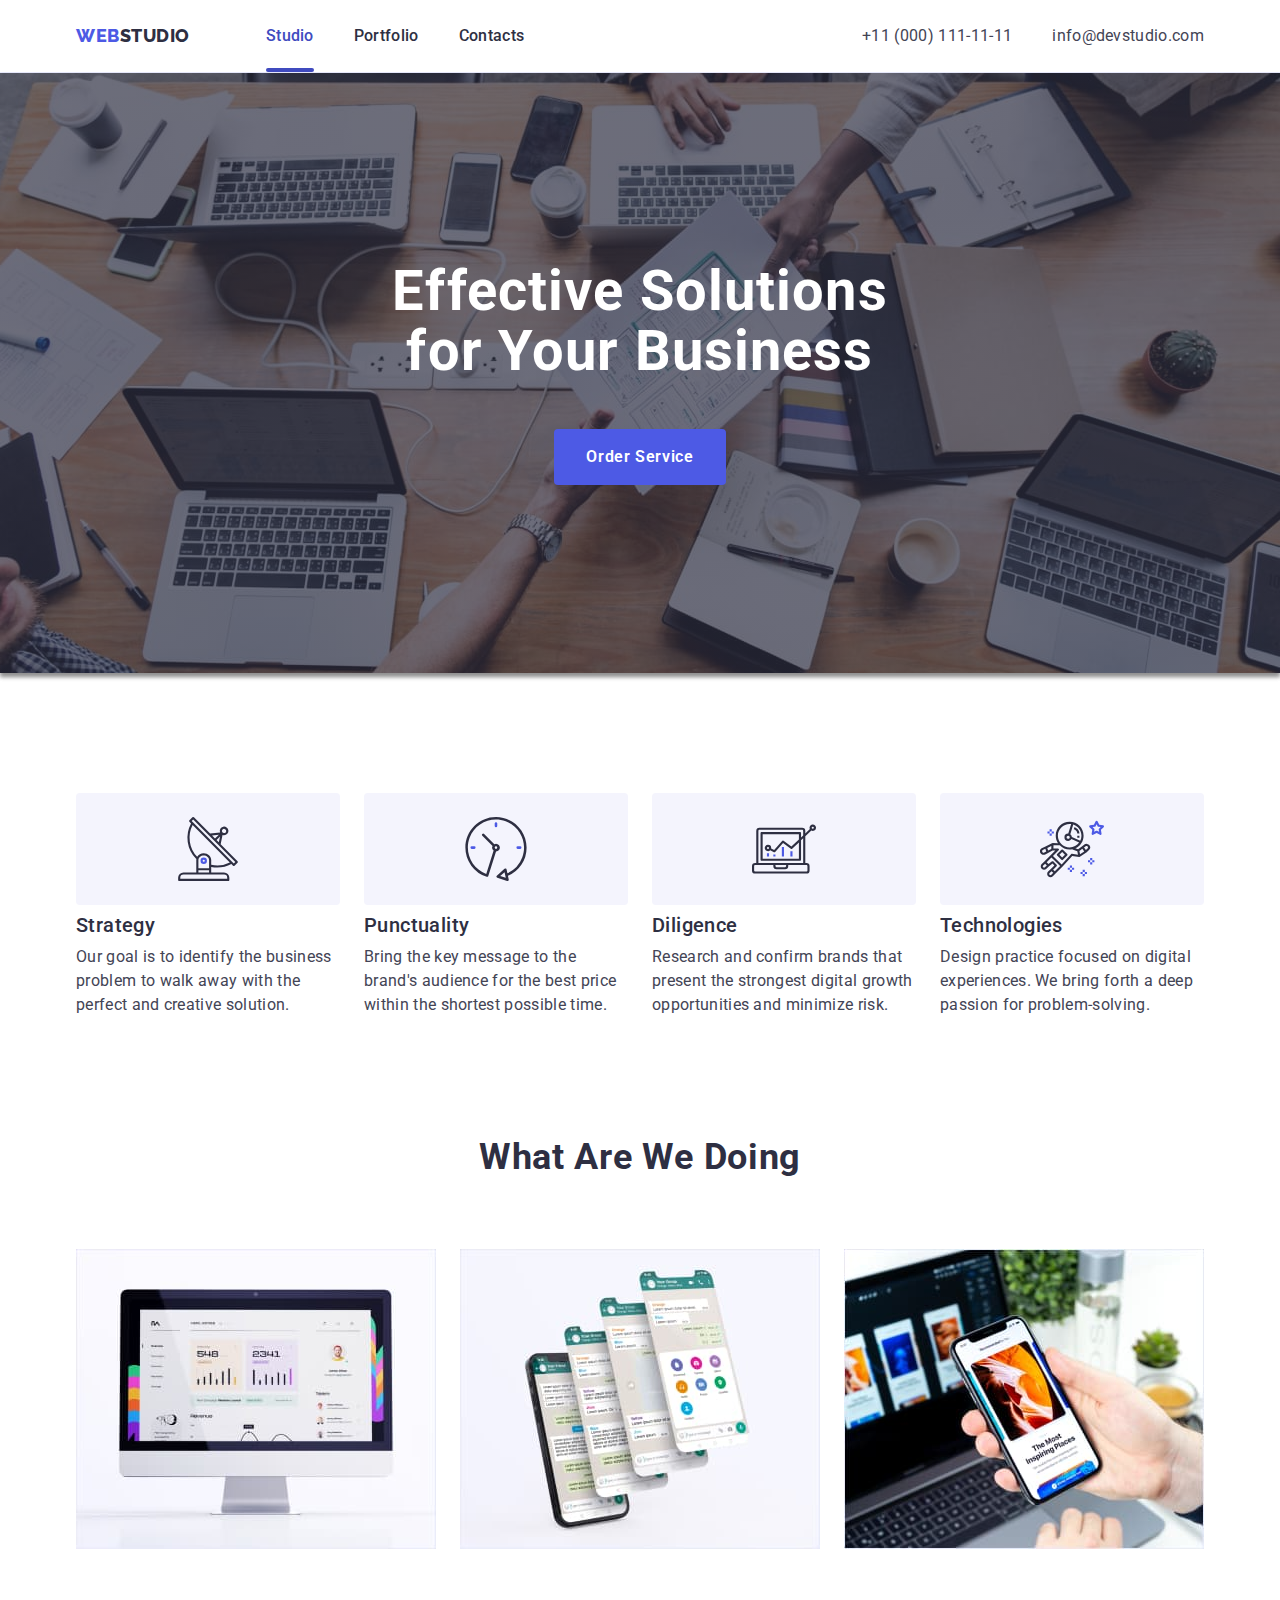
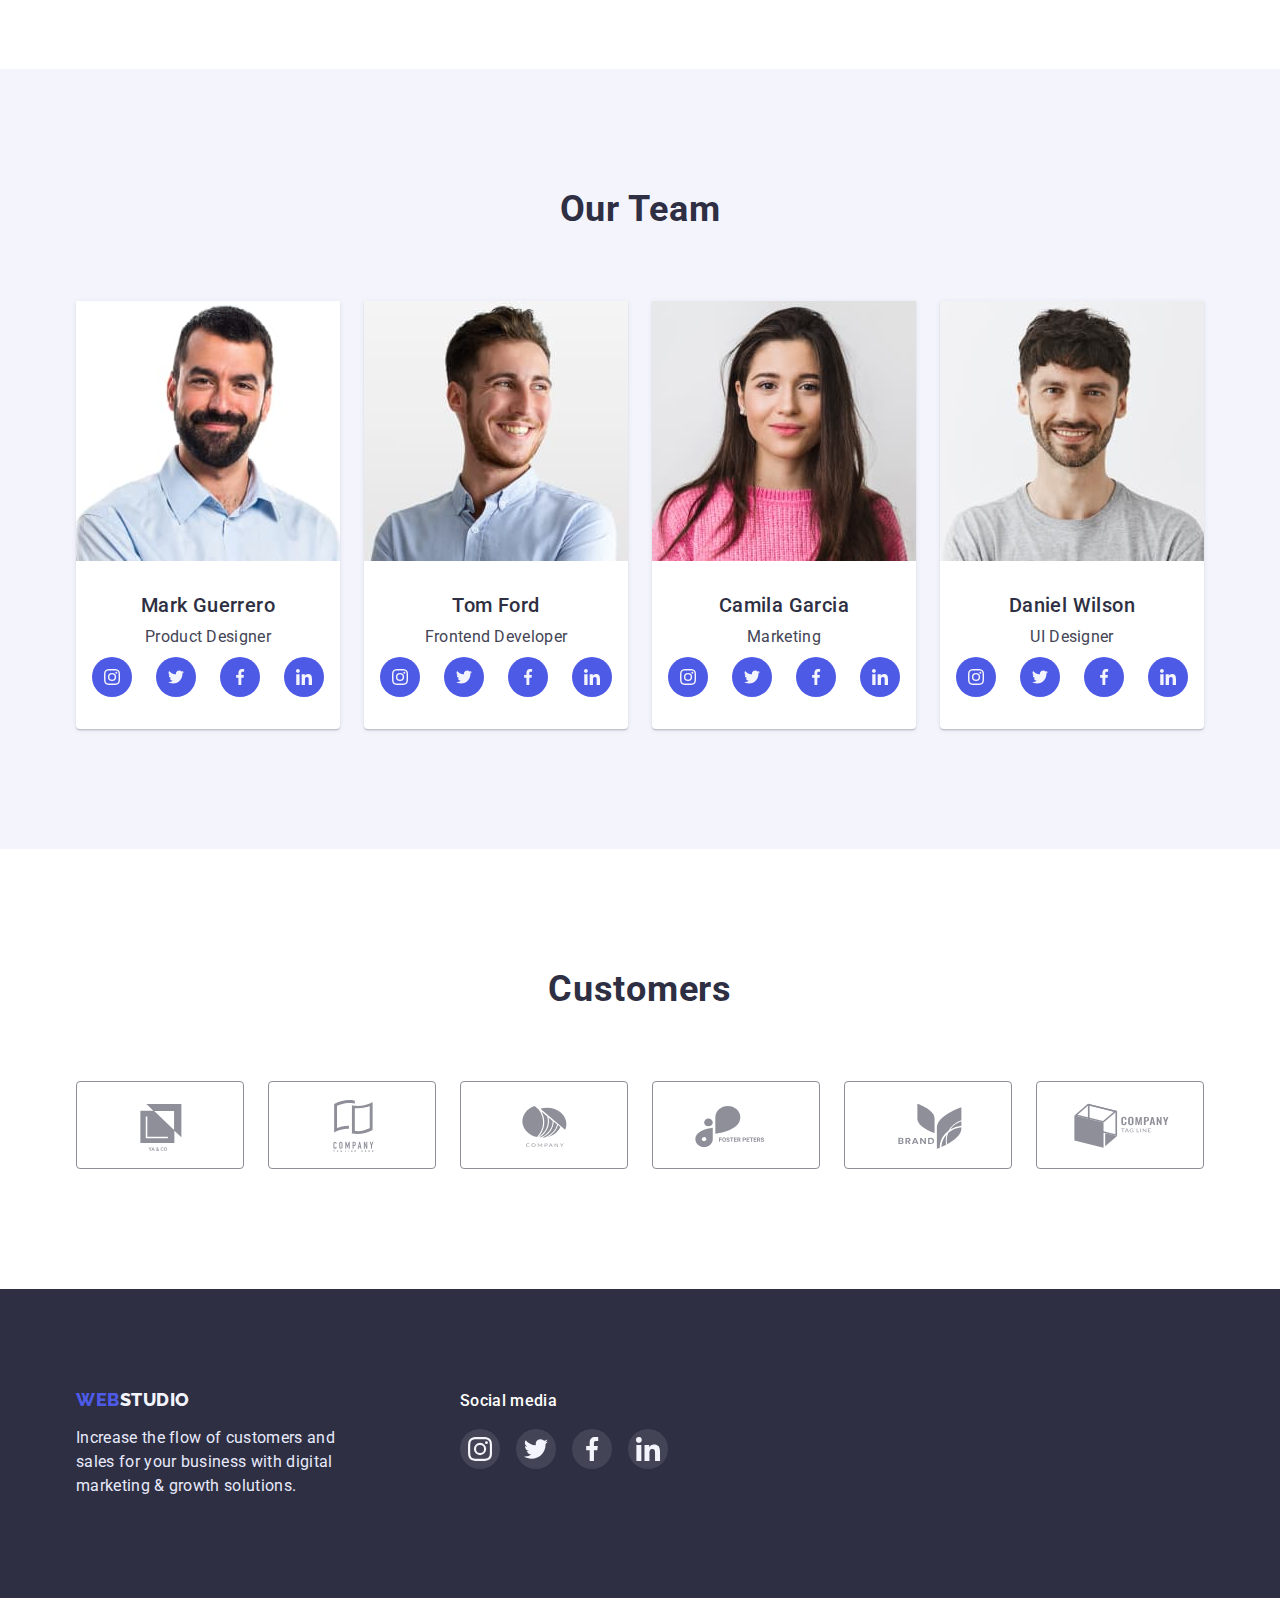
<file: index.html>
<!-- @format -->

<!DOCTYPE html>
<html lang="en">
 <head>
  <meta charset="UTF-8" />
  <meta http-equiv="X-UA-Compatible" content="IE=edge" />
  <meta name="viewport" content="width=device-width, initial-scale=1.0" />
  <title>webstudio</title>
  <link rel="preconnect" href="https://fonts.googleapis.com" />
  <link rel="preconnect" href="https://fonts.gstatic.com" crossorigin />
  <link
   href="https://fonts.googleapis.com/css2?family=Raleway:wght@800&family=Roboto:wght@400;500;700&display=swap"
   rel="stylesheet"
  />
  <link
   rel="stylesheet"
   href="https://cdnjs.cloudflare.com/ajax/libs/modern-normalize/1.1.0/modern-normalize.min.css"
  />
  <link rel="stylesheet" href="./css/styles.css" />
 </head>
 <body>
  <header class="page-header">
   <div class="container main-top">
    <nav class="top">
     <a href="./index.html" class="logo link">
      <span class="logo-web">web</span>studio
     </a>
     <ul class="site-nav list">
      <li class="item">
       <a href="./index.html" class="link current">Studio</a>
      </li>
      <li class="item">
       <a href="./portfolio.html" class="link">Portfolio</a>
      </li>
      <li class="item"><a href="" class="link">Contacts</a></li>
     </ul>
    </nav>

    <ul class="auth-nav list">
     <li class="item">
      <a href="tel:+110001111111" class="nav-tel link">+11 (000) 111-11-11</a>
     </li>
     <li class="item">
      <a href="mailto:info@devstudio.com" class="nav-mail link"
       >info@devstudio.com</a
      >
     </li>
    </ul>
   </div>
  </header>

  <main>
   <!--Hero-->
   <section class="hero">
    <div class="container">
     <h1 class="hero-title">
      Effective Solutions <br />
      for Your Business
     </h1>
     <button class="hero-btn button" type="button" data-modal-open>
      Order Service
     </button>
    </div>
   </section>

   <!--Section 1-->
   <section class="section-first">
    <div class="container">
     <h2 class="visually-hidden">Main About of company</h2>
     <ul class="list main-about">
      <li class="item about-item icon-antena">
       <h3 class="title-third">Strategy</h3>
       <p class="text">
        Our goal is to identify the business problem to walk away with the
        perfect and creative solution.
       </p>
      </li>
      <li class="item about-item icon-clock">
       <h3 class="title-third">Punctuality</h3>
       <p class="text">
        Bring the key message to the brand's audience for the best price within
        the shortest possible time.
       </p>
      </li>
      <li class="item about-item icon-diagram">
       <h3 class="title-third">Diligence</h3>
       <p class="text">
        Research and confirm brands that present the strongest digital growth
        opportunities and minimize risk.
       </p>
      </li>
      <li class="item about-item icon-astronavt">
       <h3 class="title-third">Technologies</h3>
       <p class="text">
        Design practice focused on digital experiences. We bring forth a deep
        passion for problem-solving.
       </p>
      </li>
     </ul>
    </div>
   </section>

   <!--Section2-->
   <section class="section-second">
    <div class="container">
     <h2 class="title-second">What are we doing</h2>
     <ul class="list work">
      <li class="item">
       <a href="">
        <img
         class="block"
         src="./images/index-foto/img1.jpg"
         alt="desctop applications"
         width="360"
         height="300"
        />
       </a>
      </li>
      <li class="item">
       <a href="">
        <img
         class="block"
         src="./images/index-foto/img2.jpg"
         alt="mobile applications"
         width="360"
         height="300"
        />
       </a>
      </li>
      <li class="item">
       <a href="">
        <img
         class="block"
         src="./images/index-foto/img3.jpg"
         alt="design solutions"
         width="360"
         height="300"
        />
       </a>
      </li>
     </ul>
    </div>
   </section>

   <!--Section3-->
   <section class="section-third">
    <div class="container">
     <h2 class="title-second">Our Team</h2>
     <ul class="list team">
      <li class="item">
       <div class="team-card">
        <img
         class="block"
         src="./images/index-foto/mark.jpg"
         alt="Mark Guerrero"
         width="264"
         height="260"
        />
        <div class="team-card-text">
         <h3 class="title-third">Mark Guerrero</h3>
         <p class="text">Product Designer</p>
         <ul class="list team-social-list">
          <li>
           <a class="link team-social-link" href="">
            <svg class="team-social-icon">
             <use href="./images/index-icons/sprite.svg#icon-instagram"></use>
            </svg>
           </a>
          </li>
          <li>
           <a class="link team-social-link" href="">
            <svg class="team-social-icon">
             <use href="./images/index-icons/sprite.svg#icon-twitter"></use>
            </svg>
           </a>
          </li>
          <li>
           <a class="link team-social-link" href="">
            <svg class="team-social-icon">
             <use href="./images/index-icons/sprite.svg#icon-facebook"></use>
            </svg>
           </a>
          </li>
          <li>
           <a class="link team-social-link" href="">
            <svg class="team-social-icon">
             <use href="./images/index-icons/sprite.svg#icon-linkedin"></use>
            </svg>
           </a>
          </li>
         </ul>
        </div>
       </div>
      </li>
      <li class="item">
       <div class="team-card">
        <img
         class="block"
         src="./images/index-foto/tom.jpg"
         alt="Tom Ford"
         width="264"
         height="260"
        />
        <div class="team-card-text">
         <h3 class="title-third">Tom Ford</h3>
         <p class="text">Frontend Developer</p>
         <ul class="list team-social-list">
          <li>
           <a class="link team-social-link" href="">
            <svg class="team-social-icon">
             <use href="./images/index-icons/sprite.svg#icon-instagram"></use>
            </svg>
           </a>
          </li>
          <li>
           <a class="link team-social-link" href="">
            <svg class="team-social-icon">
             <use href="./images/index-icons/sprite.svg#icon-twitter"></use>
            </svg>
           </a>
          </li>
          <li>
           <a class="link team-social-link" href="">
            <svg class="team-social-icon">
             <use href="./images/index-icons/sprite.svg#icon-facebook"></use>
            </svg>
           </a>
          </li>
          <li>
           <a class="link team-social-link" href="">
            <svg class="team-social-icon">
             <use href="./images/index-icons/sprite.svg#icon-linkedin"></use>
            </svg>
           </a>
          </li>
         </ul>
        </div>
       </div>
      </li>
      <li class="item">
       <div class="team-card">
        <img
         class="block"
         src="./images/index-foto/camila.jpg"
         alt="Camila Garcia"
         width="264"
         height="260"
        />
        <div class="team-card-text">
         <h3 class="title-third">Camila Garcia</h3>
         <p class="text">Marketing</p>
         <ul class="list team-social-list">
          <li>
           <a class="link team-social-link" href="">
            <svg class="team-social-icon">
             <use href="./images/index-icons/sprite.svg#icon-instagram"></use>
            </svg>
           </a>
          </li>
          <li>
           <a class="link team-social-link" href="">
            <svg class="team-social-icon">
             <use href="./images/index-icons/sprite.svg#icon-twitter"></use>
            </svg>
           </a>
          </li>
          <li>
           <a class="link team-social-link" href="">
            <svg class="team-social-icon">
             <use href="./images/index-icons/sprite.svg#icon-facebook"></use>
            </svg>
           </a>
          </li>
          <li>
           <a class="link team-social-link" href="">
            <svg class="team-social-icon">
             <use href="./images/index-icons/sprite.svg#icon-linkedin"></use>
            </svg>
           </a>
          </li>
         </ul>
        </div>
       </div>
      </li>
      <li class="item">
       <div class="team-card">
        <img
         class="block"
         src="./images/index-foto/daniel.jpg"
         alt="Daniel Wilson"
         width="264"
         height="260"
        />
        <div class="team-card-text">
         <h3 class="title-third">Daniel Wilson</h3>
         <p class="text">UI Designer</p>
         <ul class="list team-social-list">
          <li>
           <a class="link team-social-link" href="">
            <svg class="team-social-icon">
             <use href="./images/index-icons/sprite.svg#icon-instagram"></use>
            </svg>
           </a>
          </li>
          <li>
           <a class="link team-social-link" href="">
            <svg class="team-social-icon">
             <use href="./images/index-icons/sprite.svg#icon-twitter"></use>
            </svg>
           </a>
          </li>
          <li>
           <a class="link team-social-link" href="">
            <svg class="team-social-icon">
             <use href="./images/index-icons/sprite.svg#icon-facebook"></use>
            </svg>
           </a>
          </li>
          <li>
           <a class="link team-social-link" href="">
            <svg class="team-social-icon">
             <use href="./images/index-icons/sprite.svg#icon-linkedin"></use>
            </svg>
           </a>
          </li>
         </ul>
        </div>
       </div>
      </li>
     </ul>
    </div>
   </section>

   <!--Section4-->
   <section class="customers">
    <div class="container">
     <h2 class="title-second">Customers</h2>
     <ul class="list icons-customers">
      <li class="item-customer">
       <a class="link customer-link" href="">
        <svg class="customer-icon">
         <use href="./images/index-icons/sprite.svg#icon-Logo1"></use>
        </svg>
       </a>
      </li>
      <li>
       <a class="link customer-link" href="">
        <svg class="customer-icon">
         <use href="./images/index-icons/sprite.svg#icon-Logo2"></use>
        </svg>
       </a>
      </li>
      <li class="item-customer">
       <a class="link customer-link" href="">
        <svg class="customer-icon">
         <use href="./images/index-icons/sprite.svg#icon-Logo3"></use>
        </svg>
       </a>
      </li>
      <li class="item-customer">
       <a class="link customer-link" href="">
        <svg class="customer-icon">
         <use href="./images/index-icons/sprite.svg#icon-Logo4"></use>
        </svg>
       </a>
      </li>
      <li class="item-customer">
       <a class="link customer-link" href="">
        <svg class="customer-icon">
         <use href="./images/index-icons/sprite.svg#icon-Logo5"></use>
        </svg>
       </a>
      </li>
      <li class="item-customer">
       <a class="link customer-link" href="">
        <svg class="customer-icon">
         <use href="./images/index-icons/sprite.svg#icon-Logo6"></use>
        </svg>
       </a>
      </li>
     </ul>
    </div>
   </section>
  </main>

  <!--Footer-->
  <footer class="footer">
   <div class="container footer-box">
    <div class="footer-first-box">
     <a href="./index.html" class="footer-logo link">
      <span class="logo-web">web</span>studio
     </a>
     <p class="footer-text">
      Increase the flow of customers and sales for your business with digital
      marketing & growth solutions.
     </p>
    </div>
    <div>
     <h3 class="ftr-third-title">Social media</h3>
     <ul class="list footer-social-list">
      <li>
       <a class="link footer-social-link" href="">
        <svg class="footer-social-icon">
         <use href="./images/index-icons/sprite.svg#icon-instagram"></use>
        </svg>
       </a>
      </li>
      <li>
       <a class="link footer-social-link" href="">
        <svg class="footer-social-icon">
         <use href="./images/index-icons/sprite.svg#icon-twitter"></use>
        </svg>
       </a>
      </li>
      <li>
       <a class="link footer-social-link" href="">
        <svg class="footer-social-icon">
         <use href="./images/index-icons/sprite.svg#icon-facebook"></use>
        </svg>
       </a>
      </li>
      <li>
       <a class="link footer-social-link" href="">
        <svg class="footer-social-icon">
         <use href="./images/index-icons/sprite.svg#icon-linkedin"></use>
        </svg>
       </a>
      </li>
     </ul>
    </div>
   </div>
  </footer>
  <div class="backdrop is-hidden" data-modal>
   <div class="modal">
    <button class="modal-close button" data-modal-close>
     <svg class="icon-modal-close">
      <use href="./images/index-icons/sprite.svg#icon-close-black"></use>
     </svg>
    </button>
   </div>
  </div>
  <script src="./js/modal.js"></script>
 </body>
</html>
</file>
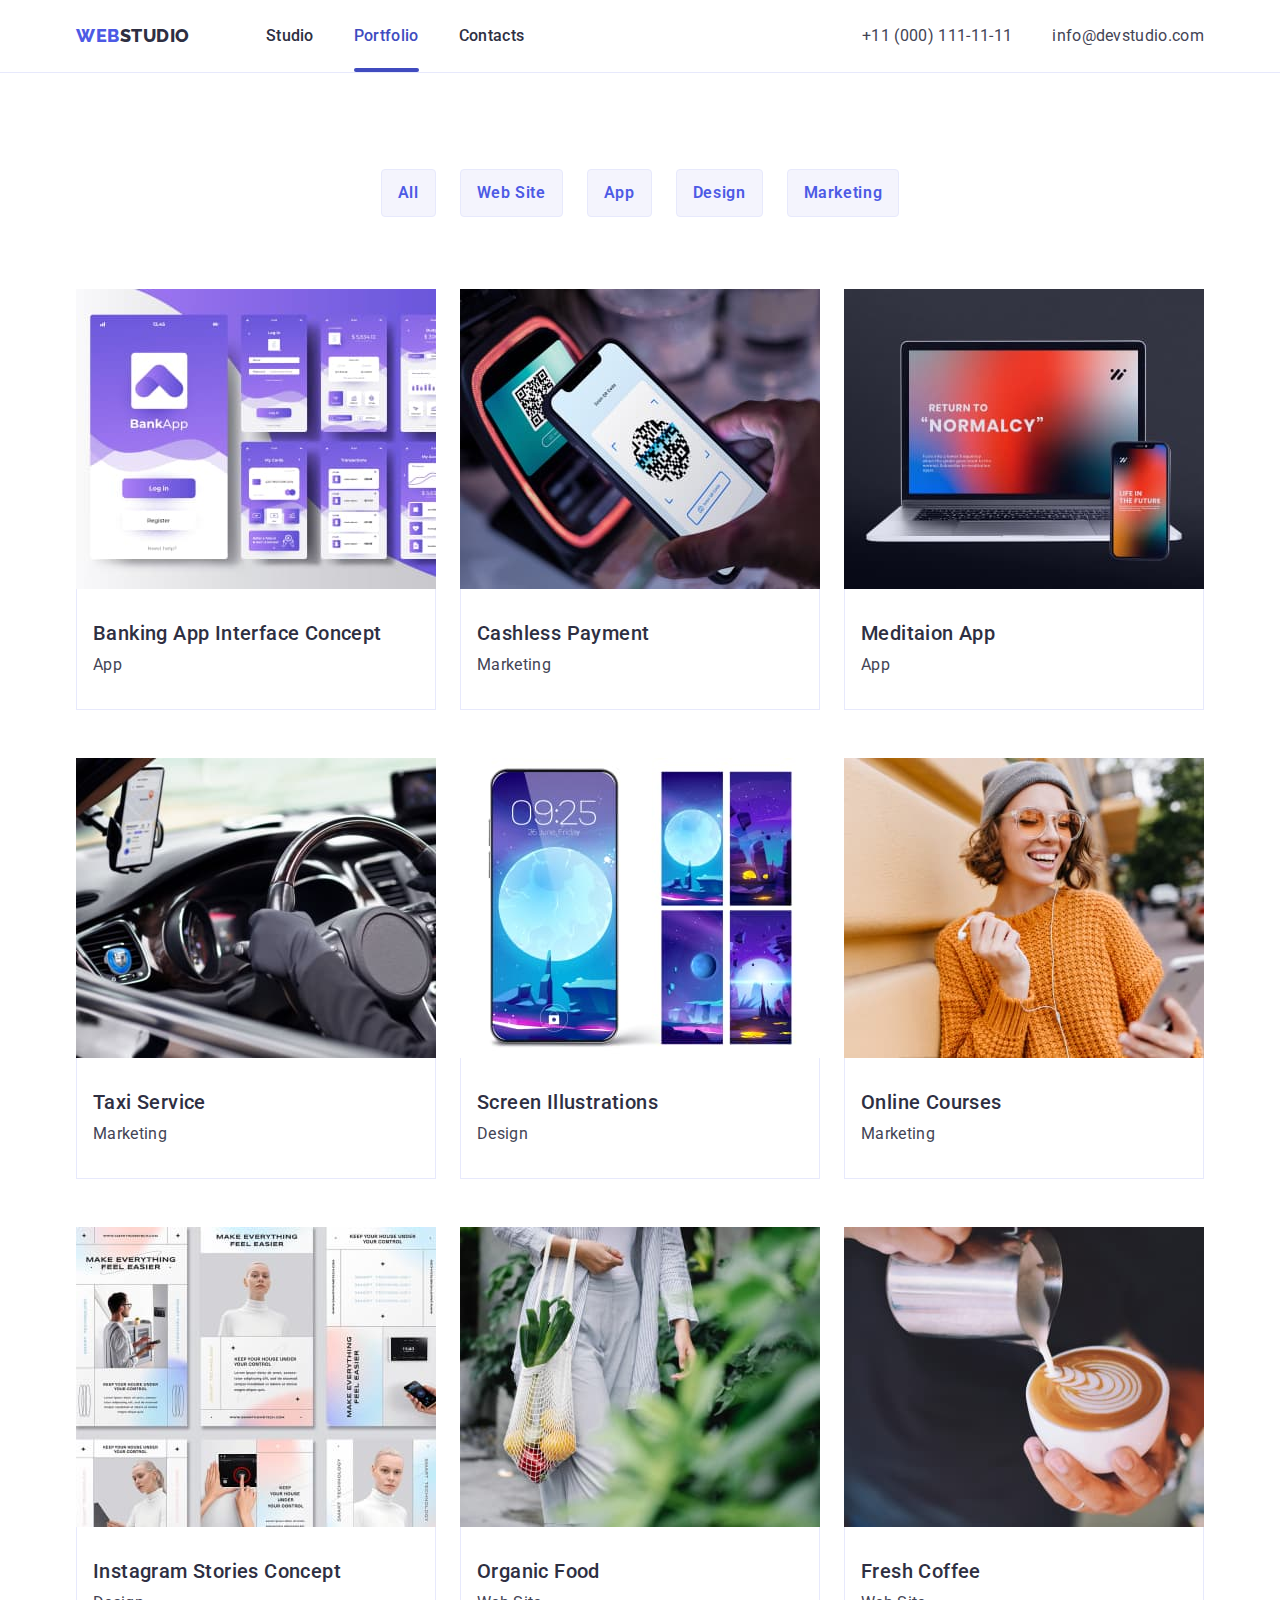
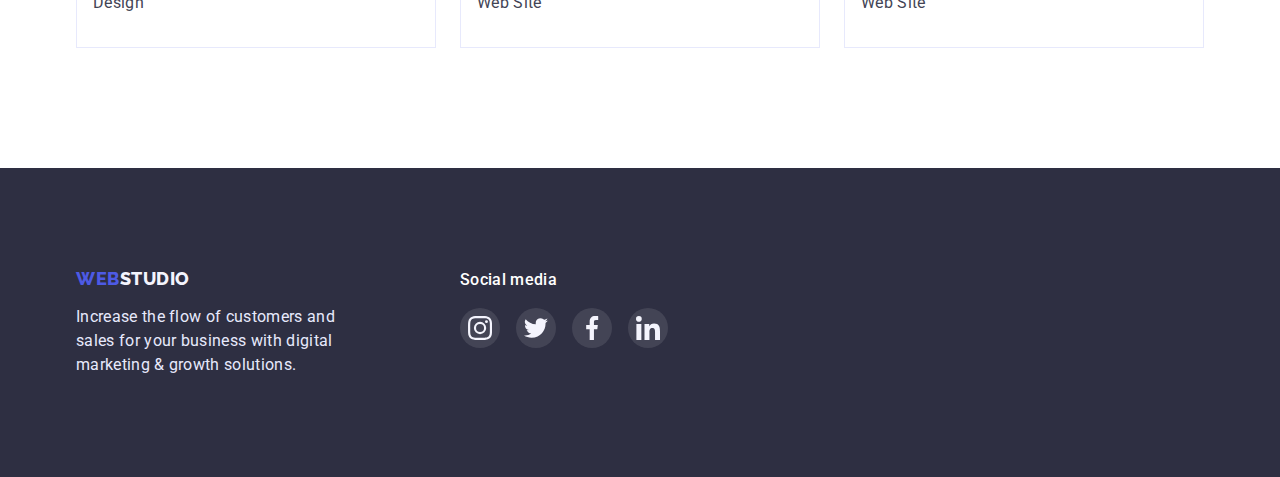
<file: portfolio.html>
<!-- @format -->

<!DOCTYPE html>
<html lang="en">
 <head>
  <meta charset="UTF-8" />
  <meta http-equiv="X-UA-Compatible" content="IE=edge" />
  <meta name="viewport" content="width=device-width, initial-scale=1.0" />
  <title>Portfolio</title>
  <link rel="preconnect" href="https://fonts.googleapis.com" />
  <link rel="preconnect" href="https://fonts.gstatic.com" crossorigin />
  <link
   href="https://fonts.googleapis.com/css2?family=Raleway:wght@800&family=Roboto:wght@400;500;700&display=swap"
   rel="stylesheet"
  />
  <link
   rel="stylesheet"
   href="https://cdnjs.cloudflare.com/ajax/libs/modern-normalize/1.1.0/modern-normalize.min.css"
  />
  <link rel="stylesheet" href="./css/styles.css" />
 </head>
 <body>
  <header class="page-header">
   <div class="container main-top">
    <nav class="top">
     <a href="./index.html" class="logo link">
      <span class="logo-web">web</span>studio
     </a>
     <ul class="site-nav list">
      <li class="item">
       <a href="./index.html" class="link">Studio</a>
      </li>
      <li class="item">
       <a href="./portfolio.html" class="link current">Portfolio</a>
      </li>
      <li class="item"><a href="" class="link">Contacts</a></li>
     </ul>
    </nav>

    <ul class="auth-nav list">
     <li class="item">
      <a href="tel:+110001111111" class="nav-tel link">+11 (000) 111-11-11</a>
     </li>
     <li class="item">
      <a href="mailto:info@devstudio.com" class="nav-mail link"
       >info@devstudio.com</a
      >
     </li>
    </ul>
   </div>
  </header>

  <main>
   <section class="section-portfolio">
    <div class="container">
     <ul class="list filter">
      <li class="item">
       <button type="button" class="portfolio-btn button">All</button>
      </li>
      <li class="item">
       <button type="button" class="portfolio-btn button">Web Site</button>
      </li>
      <li class="item">
       <button type="button" class="portfolio-btn button">App</button>
      </li>
      <li class="item">
       <button type="button" class="portfolio-btn button">Design</button>
      </li>
      <li class="item">
       <button type="button" class="portfolio-btn button">Marketing</button>
      </li>
     </ul>
     <ul class="list work-example">
      <li class="work-item">
       <div class="work-box-action">
        <img
         class="block"
         src="./images/portfolio-foto/Banking_App.jpg"
         alt="App Interface"
         width="360"
         height="300"
        />
        <div class="work-box-overlay">
         <p class="work-text-action">
          14 Stylish and User-Friendly App Design Concepts · Task Manager App ·
          Calorie Tracker App · Exotic Fruit Ecommerce App · Cloud Storage App
         </p>
        </div>
       </div>
       <div class="border-prtf">
        <h3 class="title-third">Banking App Interface Concept</h3>
        <p class="text">App</p>
       </div>
      </li>

      <li class="work-item">
       <div class="work-box-action">
        <img
         class="block"
         src="./images/portfolio-foto/Cashless_Payment.jpg"
         alt="Phone screen"
         width="360"
         height="300"
        />
        <div class="work-box-overlay">
         <p class="work-text-action">
          14 Stylish and User-Friendly App Design Concepts · Task Manager App ·
          Calorie Tracker App · Exotic Fruit Ecommerce App · Cloud Storage App
         </p>
        </div>
       </div>
       <div class="border-prtf">
        <h3 class="title-third">Cashless Payment</h3>
        <p class="text">Marketing</p>
       </div>
      </li>

      <li class="work-item">
       <div class="work-box-action">
        <img
         class="block"
         src="./images/portfolio-foto/Meditaion_App.jpg"
         alt="Laptop and phone"
         width="360"
         height="300"
        />
        <div class="work-box-overlay">
         <p class="work-text-action">
          14 Stylish and User-Friendly App Design Concepts · Task Manager App ·
          Calorie Tracker App · Exotic Fruit Ecommerce App · Cloud Storage App
         </p>
        </div>
       </div>
       <div class="border-prtf">
        <h3 class="title-third">Meditaion App</h3>
        <p class="text">App</p>
       </div>
      </li>

      <li class="work-item">
       <div class="work-box-action">
        <img
         class="block"
         src="./images/portfolio-foto/Taxi_Service.jpg"
         alt="Inside car"
         width="360"
         height="300"
        />
        <div class="work-box-overlay">
         <p class="work-text-action">
          14 Stylish and User-Friendly App Design Concepts · Task Manager App ·
          Calorie Tracker App · Exotic Fruit Ecommerce App · Cloud Storage App
         </p>
        </div>
       </div>
       <div class="border-prtf">
        <h3 class="title-third">Taxi Service</h3>
        <p class="text">Marketing</p>
       </div>
      </li>

      <li class="work-item">
       <div class="work-box-action">
        <img
         class="block"
         src="./images/portfolio-foto/Screen_Illustrations.jpg"
         alt="Picture on a phone"
         width="360"
         height="300"
        />
        <div class="work-box-overlay">
         <p class="work-text-action">
          14 Stylish and User-Friendly App Design Concepts · Task Manager App ·
          Calorie Tracker App · Exotic Fruit Ecommerce App · Cloud Storage App
         </p>
        </div>
       </div>
       <div class="border-prtf">
        <h3 class="title-third">Screen Illustrations</h3>
        <p class="text">Design</p>
       </div>
      </li>

      <li class="work-item">
       <div class="work-box-action">
        <img
         class="block"
         src="./images/portfolio-foto/Online_Courses.jpg"
         alt="Girl in a hat"
         width="360"
         height="300"
        />
        <div class="work-box-overlay">
         <p class="work-text-action">
          14 Stylish and User-Friendly App Design Concepts · Task Manager App ·
          Calorie Tracker App · Exotic Fruit Ecommerce App · Cloud Storage App
         </p>
        </div>
       </div>
       <div class="border-prtf">
        <h3 class="title-third">Online Courses</h3>
        <p class="text">Marketing</p>
       </div>
      </li>

      <li class="work-item">
       <div class="work-box-action">
        <img
         class="block"
         src="./images/portfolio-foto/Instagram_Stories_Concept.jpg"
         alt="Pictures of Instagram stories"
         width="360"
         height="300"
        />
        <div class="work-box-overlay">
         <p class="work-text-action">
          14 Stylish and User-Friendly App Design Concepts · Task Manager App ·
          Calorie Tracker App · Exotic Fruit Ecommerce App · Cloud Storage App
         </p>
        </div>
        <div class="border-prtf">
         <h3 class="title-third">Instagram Stories Concept</h3>
         <p class="text">Design</p>
        </div>
       </div>
      </li>

      <li class="work-item">
       <div class="work-box-action">
        <img
         class="block"
         src="./images/portfolio-foto/Organic_Food.jpg"
         alt="Organic food in a string bag"
         width="360"
         height="300"
        />
        <div class="work-box-overlay">
         <p class="work-text-action">
          14 Stylish and User-Friendly App Design Concepts · Task Manager App ·
          Calorie Tracker App · Exotic Fruit Ecommerce App · Cloud Storage App
         </p>
        </div>
       </div>
       <div class="border-prtf">
        <h3 class="title-third">Organic Food</h3>
        <p class="text">Web Site</p>
       </div>
      </li>

      <li class="work-item">
       <div class="work-box-action">
        <img
         class="block"
         src="./images/portfolio-foto/Fresh_Coffee.jpg"
         alt="A cup of Coffee"
         width="360"
         height="300"
        />
        <div class="work-box-overlay">
         <p class="work-text-action">
          14 Stylish and User-Friendly App Design Concepts · Task Manager App ·
          Calorie Tracker App · Exotic Fruit Ecommerce App · Cloud Storage App
         </p>
        </div>
       </div>
       <div class="border-prtf">
        <h3 class="title-third">Fresh Coffee</h3>
        <p class="text">Web Site</p>
       </div>
      </li>
     </ul>
    </div>
   </section>
  </main>

  <!--Footer-->
  <footer class="footer">
   <div class="container footer-box">
    <div class="footer-first-box">
     <a href="./index.html" class="footer-logo link">
      <span class="logo-web">web</span>studio
     </a>
     <p class="footer-text">
      Increase the flow of customers and sales for your business with digital
      marketing & growth solutions.
     </p>
    </div>
    <div>
     <h3 class="ftr-third-title">Social media</h3>
     <ul class="list footer-social-list">
      <li>
       <a class="link footer-social-link" href="">
        <svg class="footer-social-icon">
         <use href="./images/index-icons/sprite.svg#icon-instagram"></use>
        </svg>
       </a>
      </li>
      <li>
       <a class="link footer-social-link" href="">
        <svg class="footer-social-icon">
         <use href="./images/index-icons/sprite.svg#icon-twitter"></use>
        </svg>
       </a>
      </li>
      <li>
       <a class="link footer-social-link" href="">
        <svg class="footer-social-icon">
         <use href="./images/index-icons/sprite.svg#icon-facebook"></use>
        </svg>
       </a>
      </li>
      <li>
       <a class="link footer-social-link" href="">
        <svg class="footer-social-icon">
         <use href="./images/index-icons/sprite.svg#icon-linkedin"></use>
        </svg>
       </a>
      </li>
     </ul>
    </div>
   </div>
  </footer>
 </body>
</html>
</file>
<file: css/styles.css>
/** @format */

:root {
 --site-nav-color: #2e2f42;
 --auth-nav-color: #434455;
 --hero-title-color: #ffffff;
 --hero-bgc: #2e2f42;
 --hero-btn-text: #ffffff;
 --hero-btn-bgc: #4d5ae5;
 --hero-btn-bgc-hover: #404bbf;
 --primary-text-color: #434455;
 --title-two-color: #2e2f42;
 --title-three-color: #2e2f42;
 --logo-acsent-color: #4d5ae5;
 --logo-color: #2e2f42;
 --acsent: #4d5ae5;
 --bgc-section-third: #f4f4fd;
 --team-card-bgc: #ffffff;
 --white-color: #ffffff;
 --click-color: #404bbf;
 --btn-fon-cloud: #f4f4fd;
 --btn-border-color: #e7e9fc;
 --footer-bgc: #2e2f42;
 --footer-text-color: #e7e9fc;
 --footer-logo-color: #f4f4fd;
 --border-color: #e7e9fc;
 --border-color-hover: #f4f4fd;
 --team-social-hover: #404bbf;
 --team-social: #4d5ae5;
 --customer-border: #8e8f99;
 --customer-hover: #404bbf;
 --work-text-action-color: #f4f4fd;
 --work-box-action-bgc: #4d5ae5;
 --footer-social-bgc: rgba(255, 255, 255, 0.1);
 --footer-social-bgc-hover: #31d0aa;
 --modal-bgcolor: #fcfcfc;
 --modal-close-bgc: #e7e9fc;
 --modal-close-bgc-hover: #404bbf;
 --backdrop-bgc: rgba(46, 47, 66, 0.4);
}

body {
 color: var(--primary-text-color);
 background-color: var(--white-color);
 font-family: 'Roboto', sans-serif;
}
.container {
 margin-left: auto;
 margin-right: auto;
 width: 1158px;
 padding-left: 15px;
 padding-right: 15px;
 /* outline: 1px solid red; */
}
.list {
 margin: 0;
 padding: 0;
 list-style: none;
}
.link {
 text-decoration: none;
}
.button {
 font-family: inherit;
 font-style: normal;
 font-weight: 600;
 font-size: 16px;
 display: flex;
 align-items: center;
 letter-spacing: 0.04em;
 cursor: pointer;
 border-radius: 4px;
}
.block {
 display: block;
}

/* Logo */
.page-header {
 border-bottom: 1px solid #e7e9fc;
}
.logo {
 color: var(--logo-color);
 font-family: 'Raleway', sans-serif;
 font-weight: 800;
 font-size: 18px;
 line-height: 1.33;
 display: flex;
 letter-spacing: 0.03em;
 text-transform: uppercase;
}

.logo-web {
 color: var(--logo-acsent-color);
}

/* Site nav */

.site-nav .link.current {
 position: relative;
 color: var(--click-color);
}
.current::after {
 position: absolute;
 left: 0;
 bottom: 0;
 content: '';
 display: block;
 width: 100%;
 height: 4px;
 background-color: var(--click-color);
 border-radius: 2px;
}
.site-nav .link {
 display: block;
 padding-top: 24px;
 padding-bottom: 24px;

 font-weight: 500;
 font-size: 16px;
 line-height: 1.5;
 letter-spacing: 0.02em;
 color: var(--site-nav-color);
 transition: color 250ms cubic-bezier(0.4, 0, 0.2, 1);
}
.site-nav .link:hover,
.site-nav .link:focus {
 color: var(--acsent);
}
.site-nav .link:active {
 color: var(--acsent);
}

.site-nav {
 display: flex;
 margin-left: 76px;
}

.site-nav .item:not(:last-child) {
 margin-right: 40px;
}

.auth-nav {
 display: flex;
 margin-left: auto;
}
.top {
 display: flex;
 align-items: center;
}
.main-top {
 display: flex;
}
.auth-nav .link {
 display: block;
 padding-top: 24px;
 padding-bottom: 24px;

 font-weight: 400;
 font-size: 16px;
 line-height: 1.5;
 letter-spacing: 0.02em;

 color: var(--auth-nav-color);
 transition: color 250ms cubic-bezier(0.4, 0, 0.2, 1);
}
.auth-nav .link:hover,
.auth-nav .link:focus {
 color: var(--acsent);
}
.auth-nav .item + .item {
 margin-left: 40px;
}

.nav-tel {
}
.nav-mail {
}

/* Hero */

.hero {
 padding-top: 188px;
 padding-bottom: 188px;
 background-color: var(--hero-bgc);
 height: 600px;
 max-width: 1440px;
 margin-left: auto;
 margin-right: auto;
 background-image: linear-gradient(
   to right,
   rgba(46, 47, 66, 0.7),
   rgba(46, 47, 66, 0.7)
  ),
  url('../images/index-foto/people-office.jpg');

 background-repeat: no-repeat;
 background-position: center;
 background-size: cover;
 box-shadow: 0px 4px 4px rgba(0, 0, 0, 0.25), 0px 4px 4px rgba(0, 0, 0, 0.25);
}

.hero-title {
 margin-top: 0;
 margin-bottom: 48px;

 font-size: 56px;
 line-height: 1.071429;
 text-align: center;
 letter-spacing: 0.02em;

 color: var(--hero-title-color);
}

.hero-btn {
 margin-left: auto;
 margin-right: auto;

 line-height: 1.5;
 padding: 16px 32px;
 border: 0;

 color: var(--hero-btn-text);
 background-color: var(--hero-btn-bgc);
 transition: background-color 250ms cubic-bezier(0.4, 0, 0.2, 1),
  box-shadow 250ms cubic-bezier(0.4, 0, 0.2, 1);
}
.hero-btn:active {
 background-color: var(--click-color);
}
.hero-btn:hover,
.hero-btn:focus {
 background-color: var(--hero-btn-bgc-hover);
 box-shadow: 0px 4px 4px rgba(0, 0, 0, 0.15);
}

/* Sections */
.title-second {
 margin: 0;
 margin-bottom: 72px;
 padding: 0;
 color: var(--title-two-color);
 font-weight: 700;
 font-size: 36px;
 line-height: 1.1112;
 text-align: center;
 letter-spacing: 0.02em;
 text-transform: capitalize;
}
.title-third {
 margin: 0;
 margin-bottom: 8px;
 padding: 0;
 color: var(--title-three-color);
 font-weight: 500;
 font-size: 20px;
 line-height: 1.2;
 letter-spacing: 0.02em;
}
.text {
 margin: 0;
 padding: 0;
 font-weight: 400;
 font-size: 16px;
 line-height: 1.5;
 letter-spacing: 0.02em;
}

/* section 1 */
.section-first {
 padding-top: 120px;
 padding-bottom: 120px;
}
.main-about {
 display: flex;
}
.main-about .item {
 width: calc((100% - 3 * 24px) / 4);
}
.main-about .item:not(:last-child) {
 margin-right: 24px;
}
.about-item::before {
 display: block;
 content: '';
 margin-bottom: 8px;
 height: 112px;
 background-color: var(--btn-fon-cloud);

 background-repeat: no-repeat;
 background-position: center;
 border-radius: 4px;
 /* outline: 1px solid teal; */
}
.icon-antena::before {
 background-image: url(../images/index-icons/antenna.svg);
}
.icon-clock::before {
 background-image: url(../images/index-icons/clock.svg);
}
.icon-diagram::before {
 background-image: url(../images/index-icons/diagram.svg);
}
.icon-astronavt::before {
 background-image: url(../images/index-icons/astronaut.svg);
}
.visually-hidden {
 position: absolute;
 width: 1px;
 height: 1px;
 margin: -1px;
 border: 0;
 padding: 0;
 white-space: nowrap;
 clip-path: inset(100%);
 clip: rect(0, 0, 0, 0);
 overflow: hidden;
}

/* section 2 */
.section-second {
 padding-bottom: 120px;
}

.work {
 display: flex;
}
.work .item:not(:last-child) {
 margin-right: 24px;
}
.work::before {
 display: inline-block;
 content: '';
 height: 112px;
 width: 264px;
}

/* section 3 */

.team {
 display: flex;
}

.team .item:not(:last-child) {
 margin-right: 24px;
}

.section-third {
 padding-top: 120px;
 padding-bottom: 120px;
 background-color: var(--bgc-section-third);
}

.team-card {
 text-align: center;
 background-color: var(--team-card-bgc);
 box-shadow: 0px 1px 6px rgba(46, 47, 66, 0.08),
  0px 1px 1px rgba(46, 47, 66, 0.16), 0px 2px 1px rgba(46, 47, 66, 0.08);
 border-radius: 0px 0px 4px 4px;
}

.team-card-text {
 padding: 32px 16px;
 /* padding-top: 32px;
 padding-bottom: 32px; */
}
.team-card-text .text {
 margin-bottom: 8px;
}
.team-social-list {
 display: flex;
 gap: 24px;
 /* background-color: teal; */
}
.team-social-link {
 display: flex;
 align-items: center;
 justify-content: center;
 width: 40px;
 height: 40px;
 border-radius: 50%;

 background-color: var(--team-social);
 transition: background-color 250ms cubic-bezier(0.4, 0, 0.2, 1);
}
.team-social-link:hover,
.team-social-link:focus {
 background-color: var(--team-social-hover);
}
.team-social-icon {
 width: 16px;
 height: 16px;
}

/* Section 4 */
.customers {
 padding-top: 120px;
 padding-bottom: 120px;
}
.icons-customers {
 display: flex;
 gap: 24px;
}
.customer-link {
 width: 168px;
 height: 88px;
 display: flex;
 align-items: center;
 justify-content: center;
 color: var(--customer-border);
 border: 1px solid var(--customer-border);
 border-radius: 4px;

 transition: color 250ms cubic-bezier(0.4, 0, 0.2, 1),
  border-color 250ms cubic-bezier(0.4, 0, 0.2, 1);
}
.customer-link:hover,
.customer-link:focus {
 color: var(--customer-hover);
 border: 1px solid var(--customer-hover);
}

.customer-icon {
 width: 104px;
 height: 56px;
 fill: currentColor;
}

/* Footer */
.footer {
 padding-top: 100px;
 padding-bottom: 100px;
 background-color: var(--footer-bgc);
}
.footer-box {
 display: flex;
}
.footer-first-box {
 margin-right: 120px;
}
.footer-text {
 width: 264px;
 margin-top: 0;
 margin-bottom: 0;
 font-size: 16px;
 line-height: 1.5;
 letter-spacing: 0.02em;
 color: var(--footer-text-color);
}
.footer-logo {
 margin-bottom: 16px;
 color: var(--footer-logo-color);
 font-family: 'Raleway';
 font-weight: 800;
 font-size: 18px;
 line-height: 1.17;
 display: flex;
 align-items: center;
 letter-spacing: 0.03em;
 text-transform: uppercase;
}
.ftr-third-title {
 margin: 0;
 padding: 0;
 margin-bottom: 16px;
 font-weight: 500;
 font-size: 16px;
 line-height: 1.5;
 letter-spacing: 0.02em;
 color: #ffffff;
}
.footer-social-list {
 display: flex;
 gap: 16px;
 /* background-color: black;  */
}
.footer-social-link {
 display: flex;
 align-items: center;
 justify-content: center;
 width: 40px;
 height: 40px;

 background-color: var(--footer-social-bgc);
 border-radius: 50%;
 transition: background-color 250ms cubic-bezier(0.4, 0, 0.2, 1);
}
.footer-social-link:hover,
.footer-social-link:focus {
 background-color: var(--footer-social-bgc-hover);
}
.footer-social-icon {
 width: 24px;
 height: 24px;
}
/* Portfolio */

.section-portfolio {
 padding-bottom: 120px;
 padding-top: 96px;
}

.filter {
 display: flex;
 justify-content: center;
 margin-bottom: 72px;
}
.filter .item:not(:last-child) {
 margin-right: 24px;
}

.portfolio-btn {
 text-align: center;
 padding: 8px 16px;
 height: 48px;
 line-height: 1.5;

 color: var(--acsent);
 background-color: var(--btn-fon-cloud);
 border: 1px solid var(--btn-border-color);
 border-radius: 4px;
 transition: background-color 250ms cubic-bezier(0.4, 0, 0.2, 1),
  color 250ms cubic-bezier(0.4, 0, 0.2, 1),
  box-shadow 250ms cubic-bezier(0.4, 0, 0.2, 1);
}
.portfolio-btn:hover,
.portfolio-btn:focus,
.portfolio-btn:active {
 color: var(--white-color);
 background-color: var(--click-color);
 box-shadow: 0px 3px 1px rgba(0, 0, 0, 0.1), 0px 2px 1px rgba(0, 0, 0, 0.08),
  0px 2px 2px rgba(0, 0, 0, 0.12);
}
/* .portfolio-btn:hover,
.portfolio-btn:focus {
 box-shadow: 0px 3px 1px rgba(0, 0, 0, 0.1), 0px 2px 1px rgba(0, 0, 0, 0.08),
  0px 2px 2px rgba(0, 0, 0, 0.12);
} */

.work-example {
 display: flex;
 flex-wrap: wrap;
}

.work-example .work-item {
 margin-right: 24px;
 margin-bottom: 48px;
 transition: box-shadow 250ms cubic-bezier(0.4, 0, 0.2, 1);
}
.work-example .work-item:nth-child(3n + 3) {
 margin-right: 0;
}
.work-example .work-item:nth-last-child(-n + 3) {
 margin-bottom: 0px;
}
.work-example .work-item:hover,
.work-example .work-item:focus {
 box-shadow: 0px 1px 6px rgba(46, 47, 66, 0.08),
  0px 1px 1px rgba(46, 47, 66, 0.16), 0px 2px 1px rgba(46, 47, 66, 0.08);
}

.border-prtf {
 padding-top: 32px;
 padding-bottom: 32px;
 padding-left: 16px;
 border: 1px solid var(--border-color);
 border-top: none;
}

/* ---ACTIONS--- */
.work-box-action {
 position: relative;
 overflow: hidden;
}
.work-text-action {
 position: absolute;
 display: inline-block;
 top: 40px;
 left: 32px;
 width: 296px;
 font-weight: 400;
 font-size: 16px;
 line-height: 1.5;
 letter-spacing: 0.02em;
 color: var(--work-text-action-color);
}
.work-box-overlay {
 position: absolute;
 top: 0;
 left: 0;
 width: 100%;
 height: 100%;
 background-color: var(--work-box-action-bgc);
 transform: translateY(100%);
 transition: transform 250ms cubic-bezier(0.4, 0, 0.2, 1);
}
.work-item:hover .work-box-overlay,
.work-item:focus .work-box-overlay {
 transform: translateY(0);
}

/* .border-prtf:hover,
.border-prtf:focus {
border: 0.5px solid #f4f4fd;} */

/* ---MODALKA-- */
.backdrop {
 position: fixed;
 top: 0;
 left: 0;
 width: 100%;
 height: 100%;
 background-color: var(--backdrop-bgc);
 opacity: 1;
 visibility: visible;
 transition: opacity 250ms cubic-bezier(0.4, 0, 0.2, 1),
  visibility 250ms cubic-bezier(0.4, 0, 0.2, 1);
}
.backdrop.is-hidden {
 opacity: 0;
 visibility: hidden;
 pointer-events: none;
}

.modal {
 position: absolute;
 top: 50%;
 left: 50%;
 min-height: 576px;
 min-width: 408px;
 background-color: var(--modal-bgcolor);
 transform: translate(-50%, -50%) scale(1);
 transition: transform 250ms cubic-bezier(0.4, 0, 0.2, 1);
}
.backdrop.is-hidden .modal {
 transform: translate(-50%, -50%) scale(0);
}
.modal-close {
 display: block;
 height: 24px;
 width: 24px;
 margin-right: 24px;
 margin-top: 24px;
 margin-left: auto;
 padding: 0;
 border-radius: 50%;
 border: 1px solid rgba(0, 0, 0, 0.1);
 background-color: var(--modal-close-bgc);
 cursor: pointer;
 transition: background-color 250ms cubic-bezier(0.4, 0, 0.2, 1);
}
.modal-close:hover,
.modal-close:focus,
.modal-close:active {
 background-color: var(--modal-close-bgc-hover);
}
.icon-modal-close {
 fill: #000000;
 height: 8px;
 width: 8px;
 transition: fill 250ms cubic-bezier(0.4, 0, 0.2, 1);
}
.modal-close:hover .icon-modal-close,
.modal-close:focus .icon-modal-close,
.modal-close:active .icon-modal-close {
 fill: #ffffff;
}
</file>
